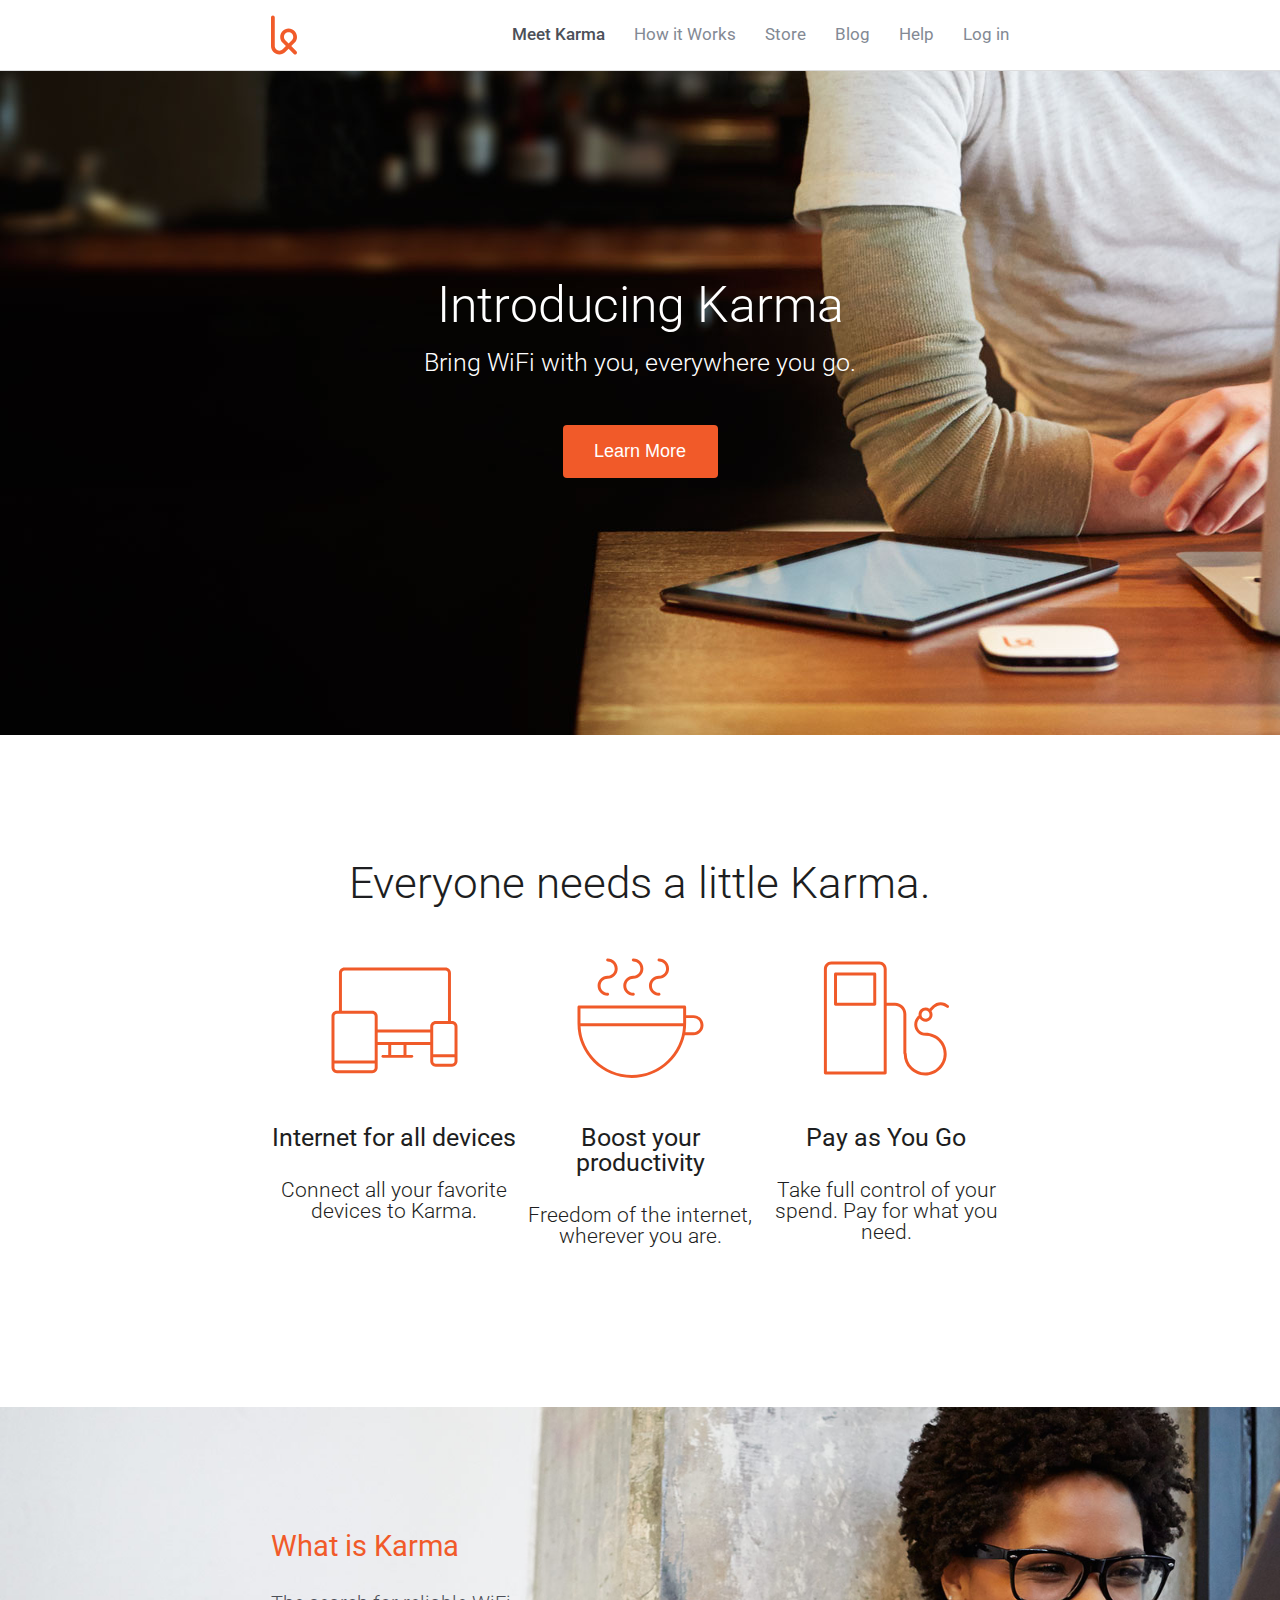
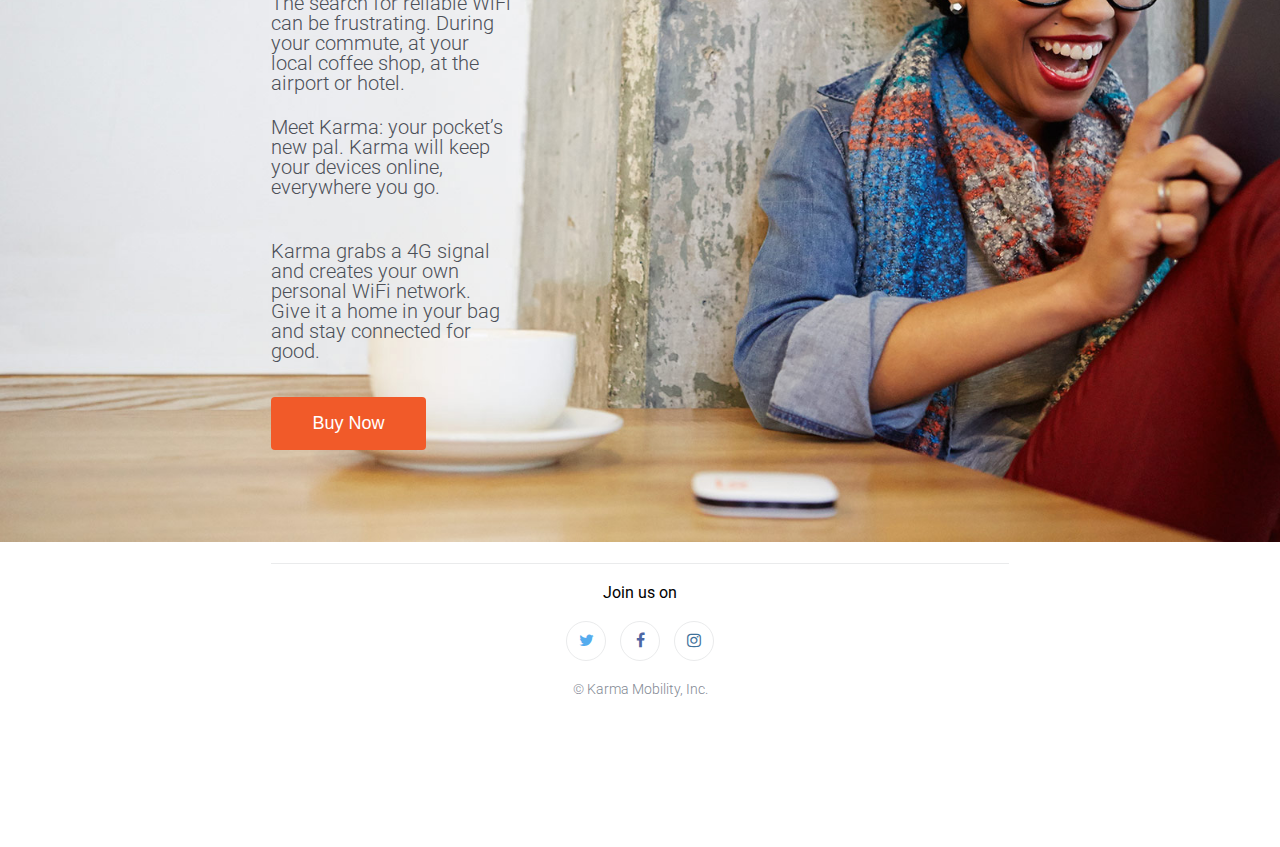
<file: index.html>
<!DOCTYPE html>
<html lang="en">
<head>
    <meta charset="UTF-8">
    <title>Karma</title>
    <link rel="stylesheet" href="css/style.css">
    <link href='//fonts.googleapis.com/css?family=Roboto:400,500,300' rel='stylesheet' type='text/css'>
    <link href="//maxcdn.bootstrapcdn.com/font-awesome/4.2.0/css/font-awesome.min.css" rel="stylesheet">
    <link rel="shortcut icon" type="image/x-icon"  href="favicon.ico">
</head>
<body>
    <nav class="top-navigation">
        <div class="content">
            <ul class="links">
                <li class="active">Meet Karma</li>
                <li>How it Works</li>
                <li>Store</li>
                <li>Blog</li>
                <li>Help</li>
                <li>Log in</li>
            </ul>
            <img class="logo"  src="img/karma-logo.svg" alt="Logo Image" width="26px"/>
        </div>
    </nav>
    <section class="introduction">
        <div class="content">
            <h1>Introducing Karma</h1>
            <h3>Bring WiFi with you, everywhere you go.</h3>
            <button class="big-button">Learn More</button>
        </div>
    </section>
    <section class="cases">
        <div class="content">
            <h2>Everyone needs a little Karma.</h2>
            <ul class="devices">
                <li>
                    <img width="127px" height="127px" src="img/icon-devices.svg" alt="Internet for all devices image">
                    <div class="caption">
                        <h3>Internet for all devices</h3>
                        <p>Connect all your favorite devices to Karma.</p>
                    </div>
                </li>
                <li>
                    <img width="127px" height="127px" src="img/icon-coffee.svg" alt="Boost your productivity image">
                    <div class="caption">
                        <h3>Boost your productivity</h3>
                        <p>Freedom of the internet, wherever you are.</p>
                    </div>
                </li>
                <li>
                    <img width="127px" height="127px" src="img/icon-refill.svg" alt="Pay as You Go image">
                    <div class="caption">
                        <h3>Pay as You Go</h3>
                        <p>Take full control of your spend. Pay for what you need.</p>
                    </div>
                </li>
            </ul>
        </div>
    </section>
    <section class="explainer">
        <div class="content">
            <h3>What is Karma</h3>
            <p>The search for reliable WiFi can be frustrating. During your commute, at your local coffee shop, at the airport or hotel.</p>
            <br>
            <p>Meet Karma: your pocket’s new pal. Karma will keep your devices online, everywhere you go.</p>
            <br>
            <p>Karma grabs a 4G signal and creates your own personal WiFi network. Give it a home in your bag and stay connected for good.</p>
            <button class="big-button">Buy Now</button>
        </div>
    </section>




    <footer class="social">
        <div class="content">
            <hr>
            <h5>Join us on</h5>
            <ul class="icons">
                <li class="twitter">
                    <i class="fa fa-twitter"></i>
                </li>
                <li class="facebook">
                    <i class="fa fa-facebook"></i>
                </li>
                <li class="instagram">
                    <i class="fa fa-instagram"></i>
                </li>
            </ul>
            <span class="copy">
                &copy; Karma Mobility, Inc.
            </span>
        </div>
    </footer>
</body>
</html>
</file>
<file: css/style.css>
html, body, div, span, applet, object, iframe,
h1, h2, h3, h4, h5, h6, p, blockquote, pre,
a, abbr, acronym, address, big, cite, code,
del, dfn, em, img, ins, kbd, q, s, samp,
small, strike, strong, sub, sup, tt, var,
b, u, i, center,
dl, dt, dd, ol, ul, li,
fieldset, form, label, legend,
table, caption, tbody, tfoot, thead, tr, th, td,
article, aside, canvas, details, embed, 
figure, figcaption, footer, header, hgroup, 
menu, nav, output, ruby, section, summary,
time, mark, audio, video {
    margin: 0;
    padding: 0;
    border: 0;
    font-size: 100%;
    font: inherit;
    vertical-align: baseline;
    box-sizing: border-box;
}
/**
 * HTML5 display-role reset for older browsers
 */
article, aside, details, figcaption, figure, 
footer, header, hgroup, menu, nav, section {
    display: block;
}
body {
    line-height: 1;
}
ol, ul {
    list-style: none;
}
/**
 * End of Reset
 */

/**
 * Start of Custom Styles
 */
body {
    /*background-color: LightGray;*/
    font-family: 'Roboto', sans-serif;
    -webkit-font-smoothing: antialiased;
}
div {
    /*border: 1px solid Chocolate;*/
}
.content {
    padding: 0 0.938rem;
    margin: 0 auto;
}

/**
 * Navigation Section
 */
.top-navigation {
    background-color: #fff;
    position: fixed;
    width: 100%;
    border-bottom: 1px solid #DDD;
}
.top-navigation > .content {
    height: 4.375rem;
}
.top-navigation .logo {
    height: 4.375rem;
}
.top-navigation .links {
    float: right;
    color: #838994;
    font-size: 1.04rem;
    margin-top: 1.7rem;
}
.top-navigation .links li {
    display: inline-block;
    margin-left: 1.563rem;
}
.top-navigation .links li.active {
    color: #4c5058;
    font-weight: 500;
}
.top-navigation .links li:hover {
    cursor: pointer;
    color: #333333;
}

/**
 * Introduction Section
 */
.introduction {
    background-image: url('../img/first-background.jpg');
    background-position: center bottom;
    background-repeat: no-repeat;
    background-size: cover;
    height: 45.938rem;
    overflow: auto;
}
.introduction h1,
.introduction h3 {
    color: white;
    text-align: center;
    font-weight: 300;
}
.introduction h1 {
    margin-top: 17.5rem;
    font-size: 3.125rem;
}
.introduction h3 {
    margin-top: 20px;
    font-size: 25px;
    margin-bottom: 50px;
}
/**
 * The buttons
 */
.big-button {
    width: 155px;
    background-color: #f15a29;
    border-color: #f15a29;
    text-shadow: none;
    border-style: none;
    border-radius: 4px;
    padding: 1rem 1.5rem;
    color: white;
    font-size: 18px;
    margin: 0 auto;
    display: block;
}
:focus {
    outline: none;
}
.big-button:hover {
    background-color: #d9400e;
    border-color: #cf3d0e;
    cursor: pointer;
}

/**
 * The Three Case Images
 */
.cases {
    background-color: #fff;
    overflow: hidden;
    padding-bottom: 10rem;
}
.cases .content {
    margin-top: 7.875rem;
    padding: none;
    color: #1d1e21;
    text-align: center;
}
.cases h2 {
    font-size: 2.75rem;
    margin: 1.625rem 0 3.125rem;
    font-weight: 300;
}
.cases .devices {
    display: flex;
}
.cases .devices > li {
    width: 33.3333333%;
}
.cases .devices h3 {
    font-weight: 400;
    font-size: 1.563rem;
    margin: 2.5rem 0px 1.875rem;

}
.cases .devices p {
    font-weight: 300;
    font-size: 1.313rem;
}

/**
 * Footer
 */
.social {
    background-color: #fff;
    overflow: auto;
    padding-bottom: 9.375rem;
    text-align: center;
}
.social hr {
    border: 0;
    border-top: 1px solid #eaebec;
    margin: 1.313rem 0;
}
.social .icons > li {
    border-radius: 1.25rem;
    width: 2.5rem;
    height: 2.5rem;
    display: inline-block;
    margin: 1.25rem 5px;
    border: 1px solid #eaebec;
    padding: 0.625rem 0;
    text-align: center;
}
.social .icons > li:hover {
    cursor: pointer;
}
.social .twitter {
    color: #55acee;
}
.social .facebook {
    color: #4c66a4;
}
.social .instagram {
    color: #3f729b;
}
.social .copy {
    font-size: 0.9rem;
    font-weight: 300;
    color: #838994;
}

/**
 * Responsive Design
 */
@media (min-width: 48rem) {
    .content {
        width: 46rem;
    }
}
@media (min-width: 62rem) {
    .content {
        width: 60rem;
    }
}
@media (min-width: 75rem) {
    .content {
        width: 60%;
    }
}

/**
 * What is Karma
 */

.explainer {
	background-image: url('../img/buy-now-bg.jpg');
	background-position: center bottom;
    background-repeat: no-repeat;
    background-size: cover;
    height: 45.938rem;
    overflow: auto;
}

.explainer h3 {
	color: #f15a29;
	font-size: 1.8rem;
	margin-top: 7.8rem;

}

.explainer p {
	color: #4c5058;
	font-size: 1.25rem;
	font-weight: 300;
	padding-top: 2rem;
	height: 108px;
	width: 240px;
	padding-bottom: 2rem;
}


.explainer .big-button {
	float: left;
	margin-top: 5rem;
}
</file>
